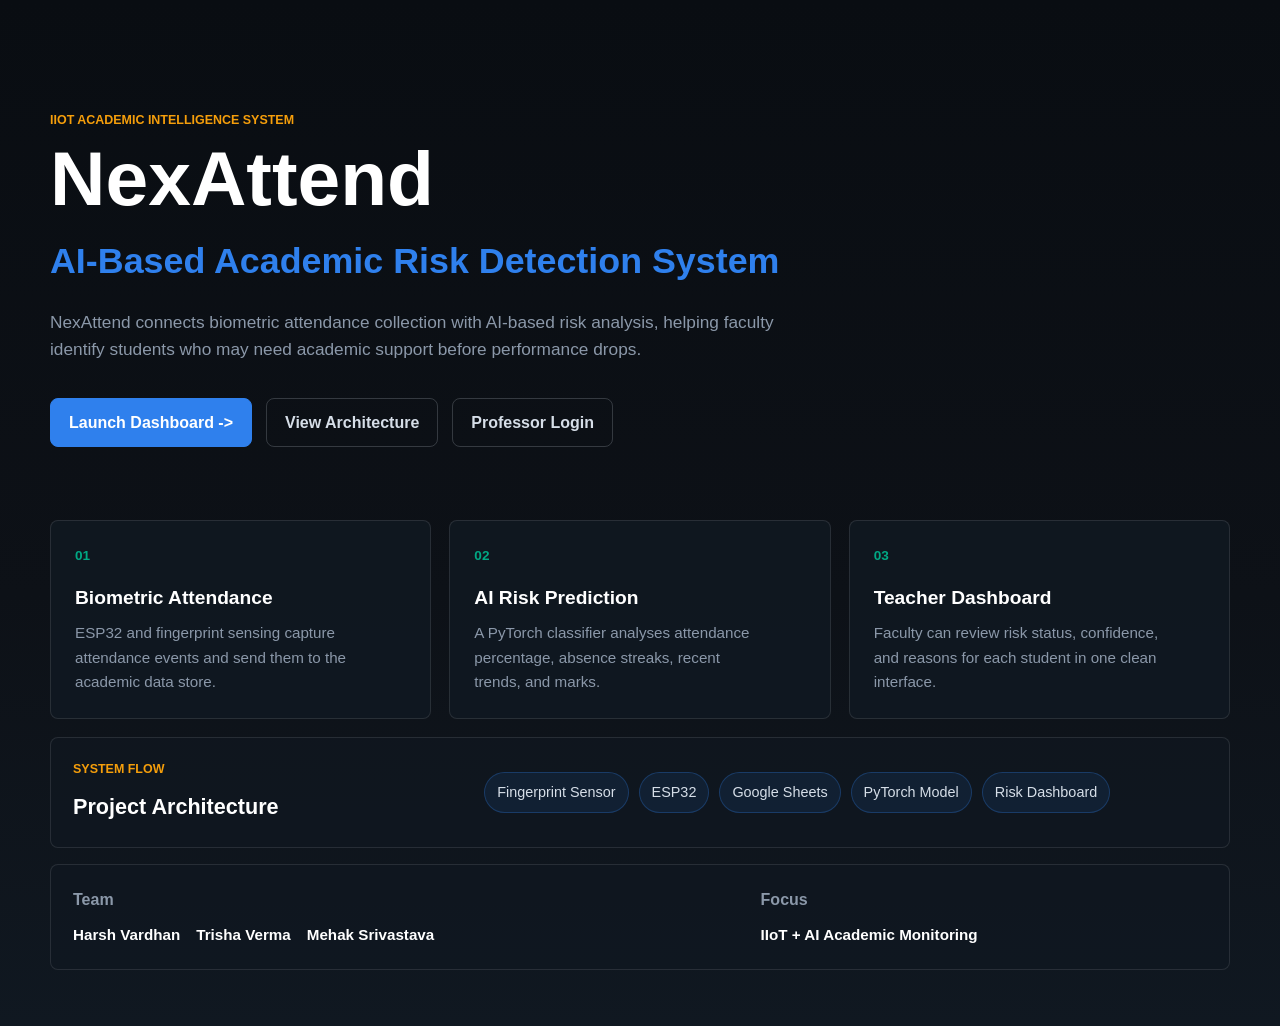
<file: index.html>
<!DOCTYPE html>
<html lang="en">
<head>
    <meta charset="UTF-8">
    <meta name="viewport" content="width=device-width, initial-scale=1.0">
    <title>NexAttend | AI Academic Risk Detection</title>
    <link rel="stylesheet" href="styles.css?v=4">
</head>
<body>
    <div class="landing-page" id="landingPage">
        <header class="hero-section">
            <p class="eyebrow">IIoT Academic Intelligence System</p>
            <h1 class="hero-title">NexAttend</h1>
            <h2 class="hero-subtitle">AI-Based Academic Risk Detection System</h2>
            <p class="hero-description">
                NexAttend connects biometric attendance collection with AI-based risk analysis,
                helping faculty identify students who may need academic support before performance drops.
            </p>

            <div class="button-container">
                <button class="primary-btn" onclick="showDashboard()">Launch Dashboard -></button>
                <a href="#architectureSection" class="secondary-btn">View Architecture</a>
            </div>
        </header>

        <section class="feature-grid" aria-label="Project features">
            <article class="feature-card">
                <span class="feature-kicker">01</span>
                <h3>Biometric Attendance</h3>
                <p>ESP32 and fingerprint sensing capture attendance events and send them to the academic data store.</p>
            </article>
            <article class="feature-card">
                <span class="feature-kicker">02</span>
                <h3>AI Risk Prediction</h3>
                <p>A PyTorch classifier analyses attendance percentage, absence streaks, recent trends, and marks.</p>
            </article>
            <article class="feature-card">
                <span class="feature-kicker">03</span>
                <h3>Teacher Dashboard</h3>
                <p>Faculty can review risk status, confidence, and reasons for each student in one clean interface.</p>
            </article>
        </section>

        <section class="architecture-section" id="architectureSection">
            <div>
                <p class="eyebrow">System Flow</p>
                <h3>Project Architecture</h3>
            </div>
            <div class="architecture-flow">
                <span>Fingerprint Sensor</span>
                <span>ESP32</span>
                <span>Google Sheets</span>
                <span>PyTorch Model</span>
                <span>Risk Dashboard</span>
            </div>
        </section>

        <section class="team-strip" aria-label="Project team">
            <div>
                <span>Team</span>
                <strong>Harsh Vardhan</strong>
                <strong>Trisha Verma</strong>
                <strong>Mehak Srivastava</strong>
            </div>
            <div>
                <span>Focus</span>
                <strong>IIoT + AI Academic Monitoring</strong>
            </div>
        </section>
    </div>

    <div class="dashboard" id="dashboardPage">
        <button class="back-btn" type="button" onclick="showLandingPage()"><- Back to Home</button>

        <main class="container">
            <header class="dashboard-header">
                <div>
                    <p class="eyebrow">Faculty Console</p>
                    <h2>Student Academic Dashboard</h2>
                </div>
                <button class="secondary-btn professor-login-shortcut" type="button" onclick="showLoginModal()">Professor Login</button>
            </header>

            <section class="dashboard-metrics" aria-label="Dashboard overview">
                <div class="metric-card">
                    <span>Data Source</span>
                    <strong>Sheets / Demo Data</strong>
                </div>
                <div class="metric-card">
                    <span>AI Model</span>
                    <strong>PyTorch Classifier</strong>
                </div>
                <div class="metric-card">
                    <span>Output</span>
                    <strong>Risk Probability</strong>
                </div>
            </section>

            <section class="control-panel" aria-label="Dashboard controls">
                <div>
                    <label for="batchSelector">Batch</label>
                    <select id="batchSelector" class="batch-dropdown">
                        <option value="ALL">All</option>
                        <option value="B1">B1</option>
                        <option value="B2">B2</option>
                    </select>
                </div>
                <div id="enrollSearchContainer">
                    <label for="searchBox">Enrollment</label>
                    <input type="text" id="searchBox" placeholder="Single, comma list, or range">
                </div>
                <div>
                    <label for="riskFilter">AI Filter</label>
                    <select id="riskFilter" class="batch-dropdown">
                        <option value="ALL">All Students</option>
                        <option value="At Risk">At Risk</option>
                        <option value="Monitor">Monitor</option>
                        <option value="Not At Risk">Not At Risk</option>
                    </select>
                </div>
            </section>

            <div class="course-tabs" id="courseTabs"></div>

            <section class="ai-risk-panel" aria-labelledby="aiRiskTitle">
                <div class="ai-risk-header">
                    <div>
                        <p class="eyebrow">Predictive Alerting</p>
                        <h3 id="aiRiskTitle">AI Risk Analysis</h3>
                        <p id="aiRiskModelStatus">Waiting for attendance data...</p>
                    </div>
                    <button class="btn" type="button" onclick="refreshAIRiskAnalysis()">Refresh AI Analysis</button>
                </div>

                <div class="model-detail-grid">
                    <div><span>Features</span><strong>Attendance %, Absence Streak, Recent Trend, Marks</strong></div>
                    <div><span>Classes</span><strong>At Risk, Monitor, Not At Risk</strong></div>
                    <div><span>Action</span><strong>Teacher review list</strong></div>
                </div>

                <div class="ai-risk-summary" id="aiRiskSummary"></div>
                <div class="risk-list-container" id="riskListContainer"></div>
            </section>

            <section class="attendance-section">
                <div class="section-heading">
                    <div>
                        <p class="eyebrow">Raw Academic Data</p>
                        <h3>Attendance Records</h3>
                    </div>
                </div>
                <div id="tablesContainer"></div>
            </section>
        </main>
    </div>

    <script src="script.js?v=4"></script>
</body>
</html>
</file>
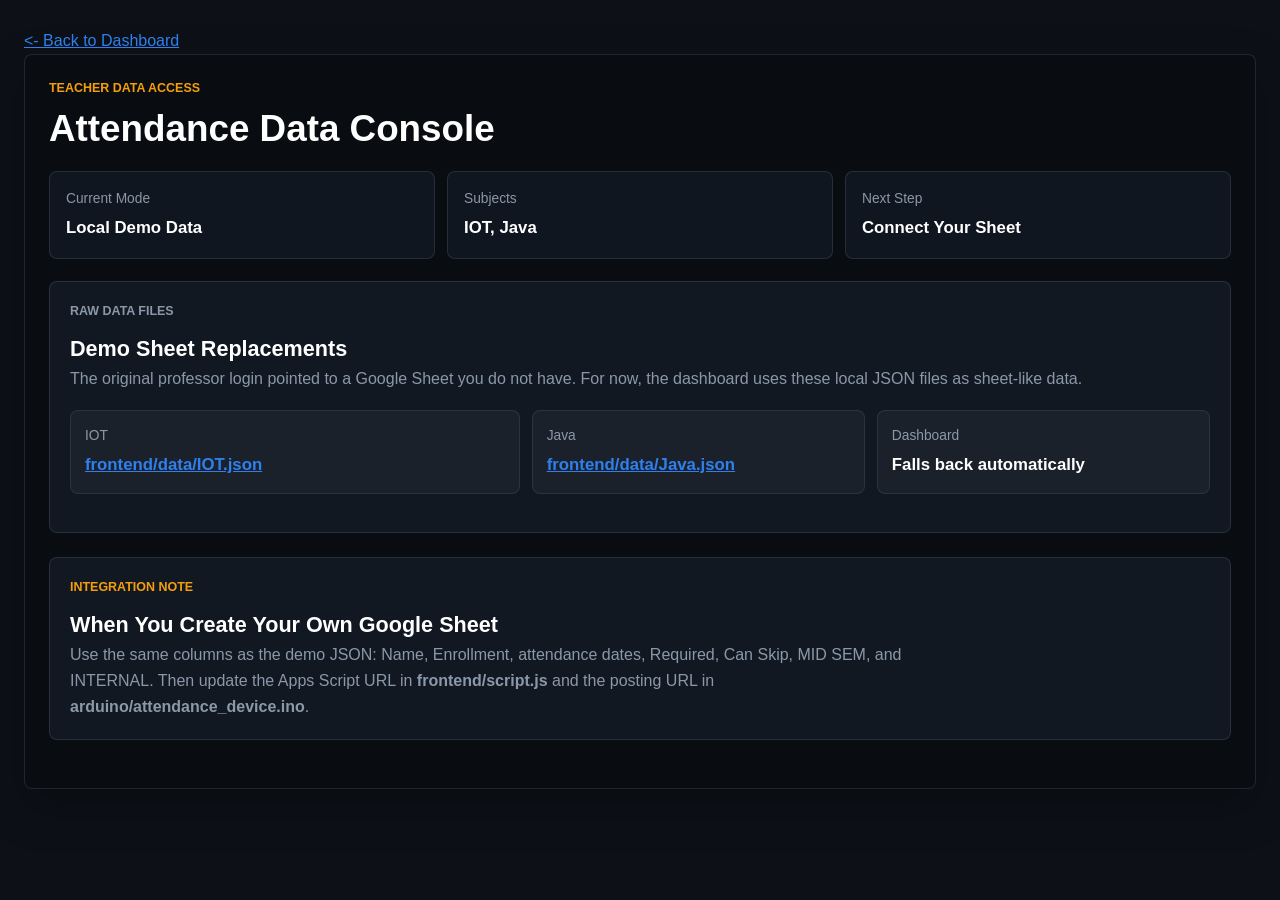
<file: teacher-data.html>
<!DOCTYPE html>
<html lang="en">
<head>
    <meta charset="UTF-8">
    <meta name="viewport" content="width=device-width, initial-scale=1.0">
    <title>NexAttend Teacher Data Console</title>
    <link rel="stylesheet" href="styles.css?v=4">
</head>
<body>
    <main class="dashboard teacher-console">
        <a class="back-btn" href="index.html"><- Back to Dashboard</a>
        <section class="container">
            <header class="dashboard-header">
                <div>
                    <p class="eyebrow">Teacher Data Access</p>
                    <h2>Attendance Data Console</h2>
                </div>
            </header>

            <section class="dashboard-metrics">
                <div class="metric-card">
                    <span>Current Mode</span>
                    <strong>Local Demo Data</strong>
                </div>
                <div class="metric-card">
                    <span>Subjects</span>
                    <strong>IOT, Java</strong>
                </div>
                <div class="metric-card">
                    <span>Next Step</span>
                    <strong>Connect Your Sheet</strong>
                </div>
            </section>

            <section class="ai-risk-panel">
                <div class="ai-risk-header">
                    <div>
                        <p class="eyebrow">Raw Data Files</p>
                        <h3>Demo Sheet Replacements</h3>
                        <p>The original professor login pointed to a Google Sheet you do not have. For now, the dashboard uses these local JSON files as sheet-like data.</p>
                    </div>
                </div>

                <div class="model-detail-grid">
                    <div><span>IOT</span><strong><a href="data/IOT.json">frontend/data/IOT.json</a></strong></div>
                    <div><span>Java</span><strong><a href="data/Java.json">frontend/data/Java.json</a></strong></div>
                    <div><span>Dashboard</span><strong>Falls back automatically</strong></div>
                </div>
            </section>

            <section class="attendance-section">
                <div class="section-heading">
                    <div>
                        <p class="eyebrow">Integration Note</p>
                        <h3>When You Create Your Own Google Sheet</h3>
                    </div>
                </div>
                <p class="teacher-note">
                    Use the same columns as the demo JSON: Name, Enrollment, attendance dates, Required, Can Skip, MID SEM, and INTERNAL.
                    Then update the Apps Script URL in <strong>frontend/script.js</strong> and the posting URL in <strong>arduino/attendance_device.ino</strong>.
                </p>
            </section>
        </section>
    </main>
</body>
</html>
</file>
<file: styles.css>
:root {
    --primary-color: #2f80ed;
    --primary-dark: #1d5fbf;
    --secondary-color: #00a884;
    --accent-color: #f59e0b;
    --danger-color: #ff6b6b;
    --dark-bg: #0d1117;
    --darker-bg: #090d12;
    --panel-bg: #111822;
    --panel-soft: #151e2a;
    --text-color: #d6dee8;
    --text-light: #8b98a9;
    --white: #ffffff;
    --shadow: 0 18px 45px rgba(0, 0, 0, 0.28);
    --transition: all 0.22s ease;
    --border-radius: 8px;
}

* {
    box-sizing: border-box;
    margin: 0;
    padding: 0;
}

html {
    scroll-behavior: smooth;
}

body {
    background: var(--dark-bg);
    color: var(--text-color);
    font-family: "Segoe UI", Tahoma, Geneva, Verdana, sans-serif;
    line-height: 1.6;
}

button,
input,
select {
    font: inherit;
}

button,
a {
    -webkit-tap-highlight-color: transparent;
}

.landing-page {
    background: linear-gradient(180deg, #090d12 0%, #0d1117 58%, #101821 100%);
    display: block;
    min-height: 100vh;
    overflow-x: hidden;
    padding: 36px 24px 56px;
}

.hero-section,
.feature-grid,
.architecture-section,
.team-strip {
    margin: 0 auto;
    max-width: 1180px;
    width: 100%;
}

.hero-section {
    align-items: flex-start;
    display: flex;
    flex-direction: column;
    justify-content: center;
    min-height: 480px;
    padding: 46px 0 40px;
}

.eyebrow {
    color: var(--accent-color);
    font-size: 0.78rem;
    font-weight: 700;
    letter-spacing: 0;
    margin-bottom: 10px;
    text-transform: uppercase;
}

.hero-title {
    color: var(--white);
    font-size: clamp(3.2rem, 6vw, 5.8rem);
    font-weight: 800;
    line-height: 1;
    margin-bottom: 16px;
    max-width: 900px;
}

.hero-subtitle {
    color: var(--primary-color);
    font-size: clamp(1.45rem, 2.8vw, 2.6rem);
    font-weight: 700;
    margin-bottom: 18px;
    max-width: 780px;
}

.hero-description {
    color: var(--text-light);
    font-size: 1.08rem;
    max-width: 760px;
}

.button-container {
    display: flex;
    flex-wrap: wrap;
    gap: 14px;
    margin-top: 34px;
}

.primary-btn,
.secondary-btn,
.btn {
    align-items: center;
    border-radius: var(--border-radius);
    cursor: pointer;
    display: inline-flex;
    font-weight: 700;
    justify-content: center;
    min-height: 44px;
    padding: 11px 18px;
    text-decoration: none;
    transition: var(--transition);
}

.primary-btn,
.btn {
    background: var(--primary-color);
    border: 1px solid var(--primary-color);
    color: var(--white);
}

.secondary-btn {
    background: transparent;
    border: 1px solid rgba(214, 222, 232, 0.2);
    color: var(--text-color);
}

.primary-btn:hover,
.btn:hover {
    background: var(--primary-dark);
    border-color: var(--primary-dark);
    transform: translateY(-1px);
}

.secondary-btn:hover {
    border-color: var(--primary-color);
    color: var(--white);
}

.feature-grid {
    display: grid;
    gap: 18px;
    grid-template-columns: repeat(3, minmax(280px, 1fr));
    margin: 4px auto 18px;
}

.feature-card,
.metric-card,
.ai-summary-card {
    background: rgba(17, 24, 34, 0.88);
    border: 1px solid rgba(255, 255, 255, 0.1);
    border-radius: var(--border-radius);
}

.feature-card {
    min-height: 190px;
    padding: 24px;
}

.feature-kicker {
    color: var(--secondary-color);
    display: block;
    font-size: 0.85rem;
    font-weight: 800;
    margin-bottom: 16px;
}

.feature-card h3 {
    color: var(--white);
    font-size: 1.2rem;
    margin-bottom: 8px;
}

.feature-card p {
    color: var(--text-light);
    font-size: 0.95rem;
    max-width: 34ch;
}

.architecture-section {
    align-items: center;
    background: rgba(17, 24, 34, 0.64);
    border: 1px solid rgba(255, 255, 255, 0.1);
    border-radius: var(--border-radius);
    display: grid;
    gap: 22px;
    grid-template-columns: minmax(220px, 0.7fr) minmax(0, 1.3fr);
    margin-top: 16px;
    padding: 22px;
}

.team-strip {
    background: rgba(17, 24, 34, 0.64);
    border: 1px solid rgba(255, 255, 255, 0.1);
    border-radius: var(--border-radius);
    display: grid;
    gap: 18px;
    grid-template-columns: 1.5fr 1fr;
    margin-top: 16px;
    padding: 22px;
}

.architecture-section h3,
.section-heading h3,
.ai-risk-header h3 {
    color: var(--white);
    font-size: 1.35rem;
}

.architecture-flow {
    display: flex;
    flex-wrap: wrap;
    gap: 10px;
    justify-content: flex-start;
}

.architecture-flow span {
    background: rgba(47, 128, 237, 0.1);
    border: 1px solid rgba(47, 128, 237, 0.28);
    border-radius: 999px;
    color: var(--text-color);
    font-size: 0.9rem;
    padding: 8px 12px;
}

.team-strip div {
    display: flex;
    flex-wrap: wrap;
    gap: 10px 16px;
}

.team-strip span {
    color: var(--text-light);
    font-weight: 700;
    width: 100%;
}

.team-strip strong {
    color: var(--white);
    font-size: 0.95rem;
    white-space: nowrap;
}

.dashboard {
    display: none;
    margin: 0 auto;
    max-width: 1280px;
    padding: 28px 24px 52px;
}

.back-btn {
    background: transparent;
    border: 0;
    color: var(--text-light);
    cursor: pointer;
    margin-bottom: 18px;
    transition: var(--transition);
}

.back-btn:hover {
    color: var(--white);
}

.container {
    background: var(--darker-bg);
    border: 1px solid rgba(255, 255, 255, 0.1);
    border-radius: var(--border-radius);
    box-shadow: var(--shadow);
    padding: 24px;
}

.dashboard-header,
.ai-risk-header,
.section-heading {
    align-items: flex-start;
    display: flex;
    gap: 18px;
    justify-content: space-between;
}

.dashboard-header h2 {
    color: var(--white);
    font-size: clamp(1.55rem, 3vw, 2.3rem);
    line-height: 1.1;
}

.professor-login-shortcut {
    min-width: 150px;
}

.dashboard-metrics,
.ai-risk-summary,
.model-detail-grid {
    display: grid;
    gap: 12px;
}

.dashboard-metrics {
    grid-template-columns: repeat(3, minmax(0, 1fr));
    margin: 22px 0;
}

.metric-card {
    padding: 16px;
}

.metric-card span,
.model-detail-grid span,
.ai-summary-card span {
    color: var(--text-light);
    display: block;
    font-size: 0.86rem;
    margin-bottom: 5px;
}

.metric-card strong,
.model-detail-grid strong {
    color: var(--white);
    font-size: 1.05rem;
}

.control-panel {
    align-items: end;
    background: var(--panel-bg);
    border: 1px solid rgba(255, 255, 255, 0.1);
    border-radius: var(--border-radius);
    display: grid;
    gap: 14px;
    grid-template-columns: 170px minmax(240px, 1fr) 190px;
    margin-bottom: 20px;
    padding: 16px;
}

.control-panel label {
    color: var(--text-light);
    display: block;
    font-size: 0.85rem;
    font-weight: 700;
    margin-bottom: 6px;
}

input[type="text"],
.batch-dropdown {
    background: rgba(255, 255, 255, 0.055);
    border: 1px solid rgba(255, 255, 255, 0.14);
    border-radius: var(--border-radius);
    color: var(--text-color);
    outline: none;
    padding: 11px 12px;
    width: 100%;
}

input[type="text"]:focus,
.batch-dropdown:focus {
    border-color: var(--primary-color);
    box-shadow: 0 0 0 3px rgba(47, 128, 237, 0.18);
}

.course-tabs {
    display: flex;
    flex-wrap: wrap;
    gap: 10px;
    margin-bottom: 22px;
}

.course-tab {
    background: rgba(255, 255, 255, 0.055);
    border: 1px solid rgba(255, 255, 255, 0.1);
    border-radius: var(--border-radius);
    color: var(--text-light);
    cursor: pointer;
    font-weight: 700;
    padding: 10px 16px;
    transition: var(--transition);
}

.course-tab:hover {
    color: var(--white);
}

.course-tab.active {
    background: var(--primary-color);
    border-color: var(--primary-color);
    color: var(--white);
}

.ai-risk-panel,
.attendance-section {
    background: var(--panel-bg);
    border: 1px solid rgba(255, 255, 255, 0.1);
    border-radius: var(--border-radius);
    margin-bottom: 24px;
    padding: 20px;
}

.ai-risk-header p {
    color: var(--text-light);
}

.model-detail-grid {
    grid-template-columns: 1.35fr 1fr 1fr;
    margin: 18px 0;
}

.model-detail-grid div {
    background: rgba(255, 255, 255, 0.045);
    border: 1px solid rgba(255, 255, 255, 0.08);
    border-radius: var(--border-radius);
    padding: 14px;
}

.ai-risk-summary {
    grid-template-columns: repeat(5, minmax(0, 1fr));
    margin-bottom: 18px;
}

.ai-summary-card {
    padding: 15px;
}

.ai-summary-card strong {
    color: var(--white);
    display: block;
    font-size: 1.55rem;
    line-height: 1;
}

.risk-list-container,
.table-scroll {
    overflow-x: auto;
}

table {
    border-collapse: collapse;
    margin-top: 14px;
    min-width: 820px;
    width: 100%;
}

th,
td {
    border-bottom: 1px solid rgba(255, 255, 255, 0.08);
    padding: 12px 14px;
    text-align: left;
    vertical-align: middle;
}

th {
    background: rgba(47, 128, 237, 0.14);
    color: var(--white);
    font-size: 0.86rem;
    text-transform: uppercase;
}

td {
    color: var(--text-color);
    font-size: 0.95rem;
}

tr:hover td {
    background: rgba(255, 255, 255, 0.028);
}

.risk-badge {
    border-radius: 999px;
    display: inline-flex;
    font-size: 0.82rem;
    font-weight: 800;
    justify-content: center;
    min-width: 96px;
    padding: 6px 10px;
}

.risk-high {
    background: rgba(255, 107, 107, 0.12);
    border: 1px solid rgba(255, 107, 107, 0.48);
    color: #ff9b9b;
}

.risk-medium {
    background: rgba(245, 158, 11, 0.12);
    border: 1px solid rgba(245, 158, 11, 0.48);
    color: #fbc96d;
}

.risk-low {
    background: rgba(0, 168, 132, 0.12);
    border: 1px solid rgba(0, 168, 132, 0.48);
    color: #65d7bf;
}

.confidence-cell {
    display: grid;
    gap: 7px;
    min-width: 120px;
}

.confidence-track {
    background: rgba(255, 255, 255, 0.09);
    border-radius: 999px;
    height: 7px;
    overflow: hidden;
}

.confidence-fill {
    background: linear-gradient(90deg, var(--secondary-color), var(--primary-color));
    border-radius: inherit;
    height: 100%;
}

.empty-risk-state,
.loading-state {
    border: 1px dashed rgba(255, 255, 255, 0.18);
    border-radius: var(--border-radius);
    color: var(--text-light);
    padding: 18px;
    text-align: center;
}

.subject-label {
    color: var(--white);
    font-size: 1.35rem;
    font-weight: 800;
    margin-top: 24px;
}

.subject-label small {
    color: var(--text-light);
    font-size: 0.9rem;
    font-weight: 600;
}

.lecture-info {
    color: var(--text-light);
    margin-bottom: 8px;
}

.login-modal {
    align-items: center;
    background: rgba(0, 0, 0, 0.72);
    display: flex;
    height: 100%;
    justify-content: center;
    left: 0;
    padding: 20px;
    position: fixed;
    top: 0;
    width: 100%;
    z-index: 1000;
}

.login-container {
    background: var(--panel-bg);
    border: 1px solid rgba(255, 255, 255, 0.12);
    border-radius: var(--border-radius);
    box-shadow: var(--shadow);
    display: flex;
    flex-direction: column;
    gap: 14px;
    max-width: 400px;
    padding: 24px;
    width: 100%;
}

.login-container h2 {
    color: var(--white);
}

.login-container button {
    background: var(--primary-color);
    border: 1px solid var(--primary-color);
    border-radius: var(--border-radius);
    color: var(--white);
    cursor: pointer;
    font-weight: 700;
    padding: 11px 14px;
}

.login-container button:last-child {
    background: transparent;
    border-color: rgba(255, 255, 255, 0.16);
    color: var(--text-color);
}

.teacher-console {
    display: block;
}

.teacher-console a {
    color: var(--primary-color);
}

.teacher-note {
    color: var(--text-light);
    max-width: 860px;
}

@media (max-width: 980px) {
    .feature-grid,
    .dashboard-metrics,
    .model-detail-grid {
        grid-template-columns: 1fr;
    }

    .control-panel {
        grid-template-columns: 1fr;
    }

    .ai-risk-summary {
        grid-template-columns: repeat(2, minmax(0, 1fr));
    }

    .architecture-section,
    .team-strip,
    .dashboard-header,
    .ai-risk-header,
    .section-heading {
        flex-direction: column;
    }

    .architecture-flow {
        justify-content: flex-start;
    }
}

@media (max-width: 640px) {
    .landing-page,
    .dashboard {
        padding-left: 14px;
        padding-right: 14px;
    }

    .container,
    .ai-risk-panel,
    .attendance-section {
        padding: 16px;
    }

    .ai-risk-summary {
        grid-template-columns: 1fr;
    }

    .primary-btn,
    .secondary-btn,
    .btn {
        width: 100%;
    }
}
</file>
